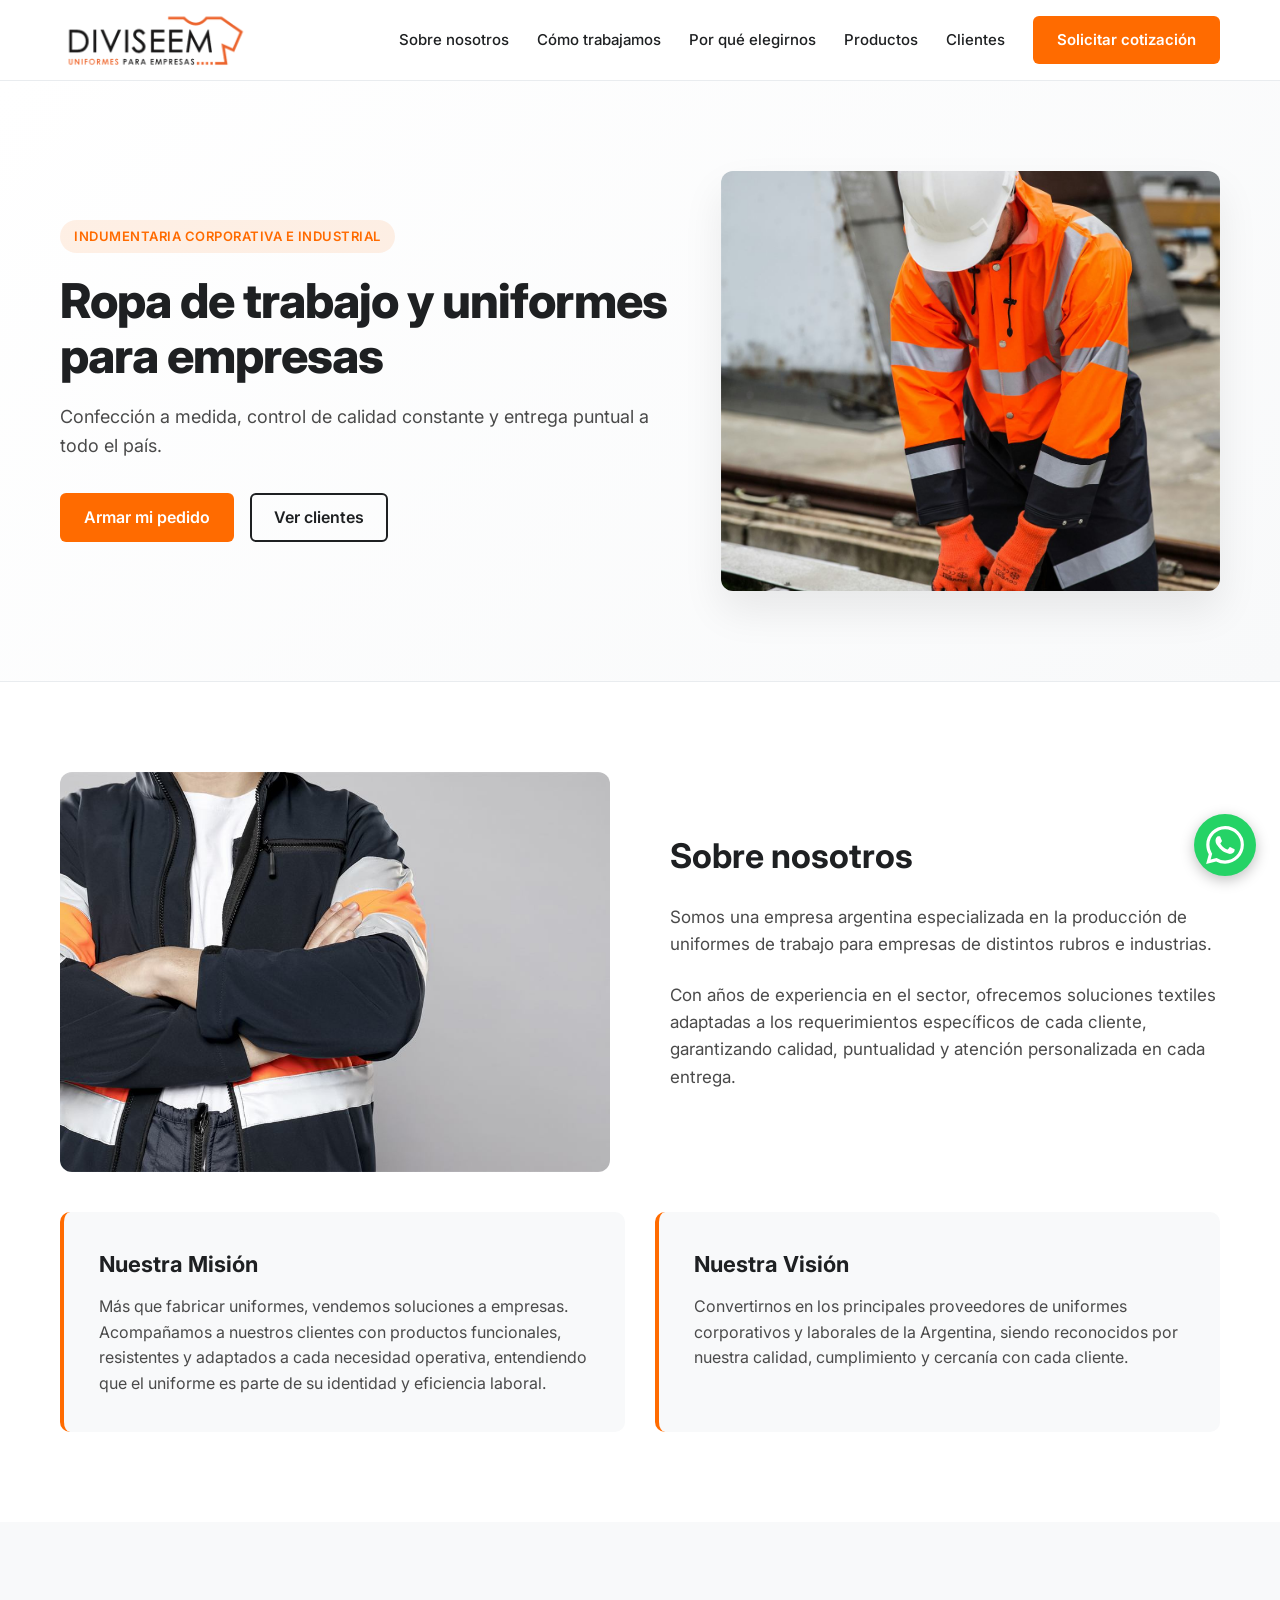
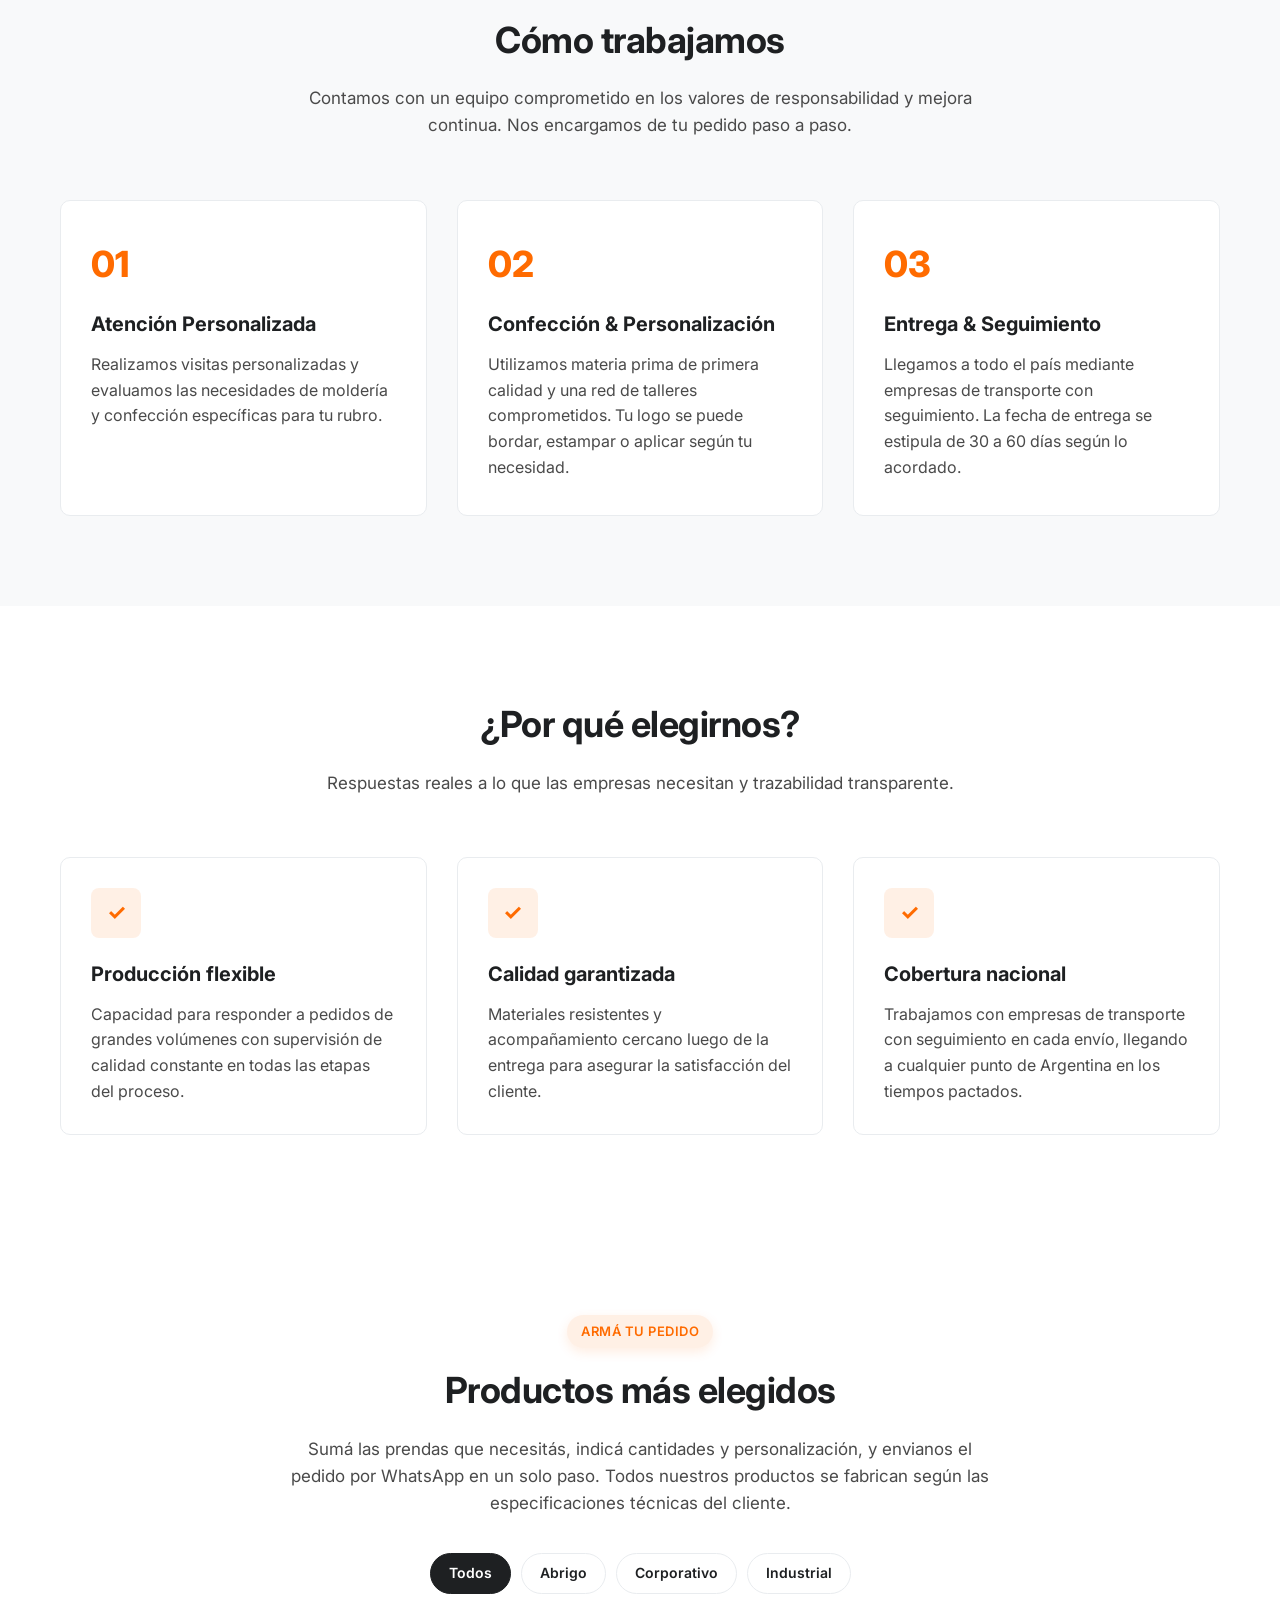
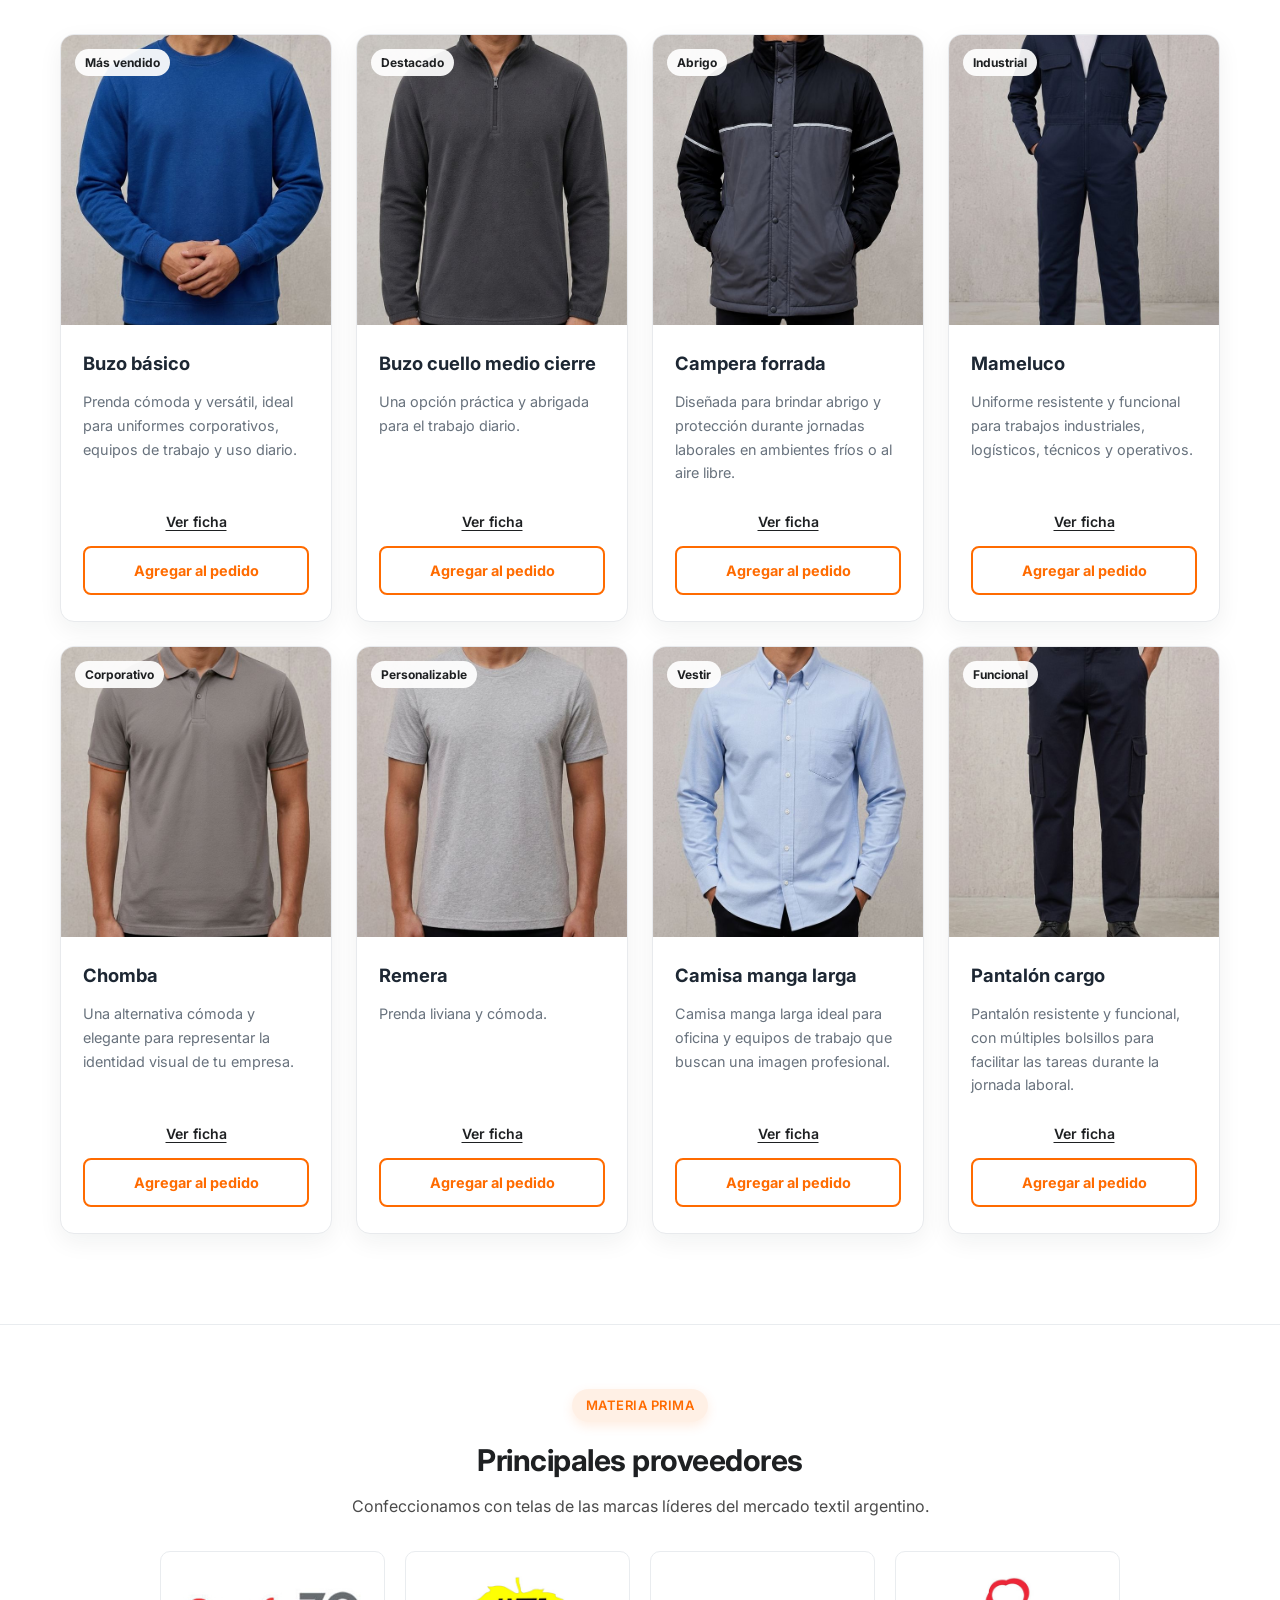
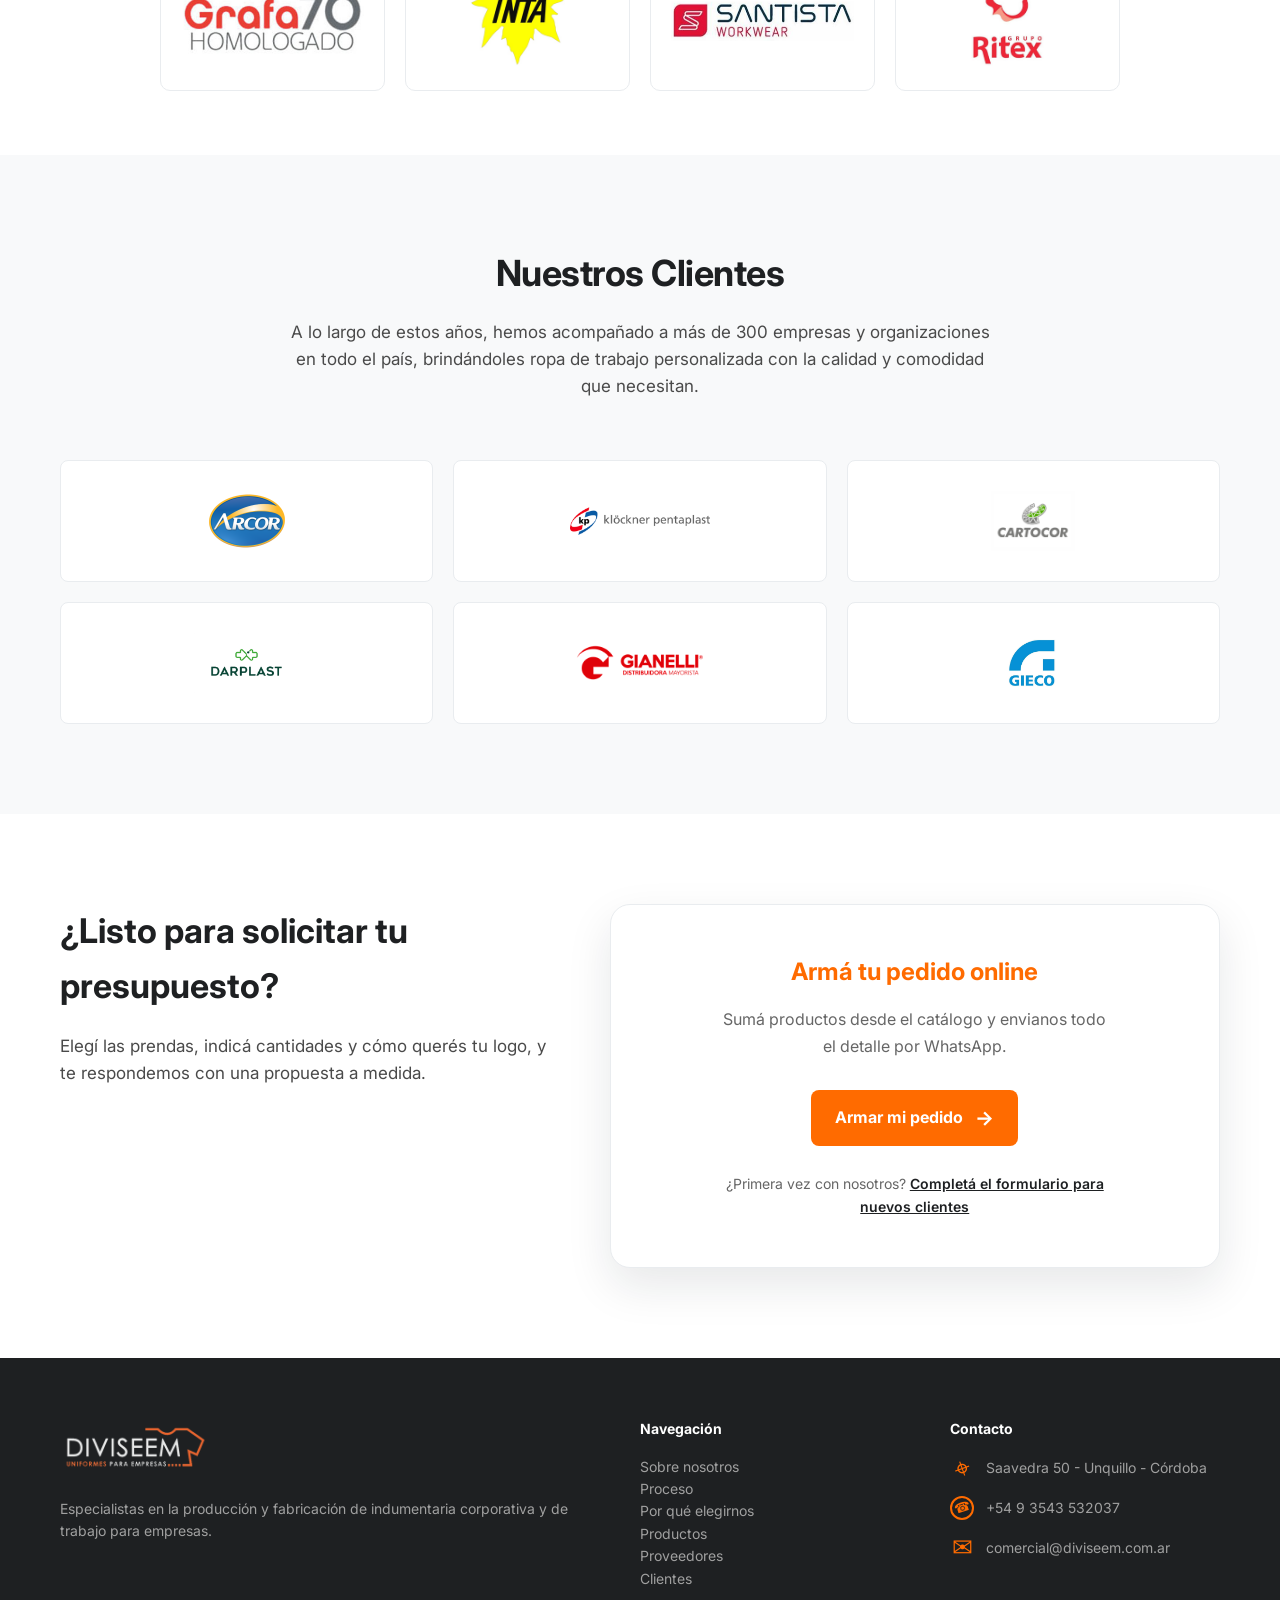
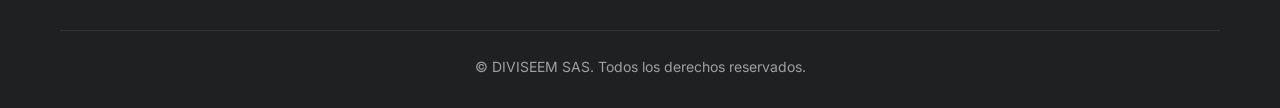
<file: index.html>
<!DOCTYPE html>
<html lang="es-AR">
<head>
    <meta charset="UTF-8">
    <meta name="viewport" content="width=device-width, initial-scale=1.0">
    <title>Ropa de trabajo y uniformes para empresas | DIVISEEM Córdoba</title>
    <meta name="description" content="Fábrica de ropa de trabajo y uniformes para empresas en Córdoba. Buzos, camperas, mamelucos y chombas con tu logo bordado o estampado. Envíos a todo el país.">
    <meta name="theme-color" content="#FF6B00">
    <link rel="canonical" href="https://diviseem.com.ar/">

    <!-- Vista previa al compartir (WhatsApp, Facebook, LinkedIn) -->
    <meta property="og:type" content="website">
    <meta property="og:locale" content="es_AR">
    <meta property="og:site_name" content="DIVISEEM">
    <meta property="og:title" content="DIVISEEM | Ropa de trabajo y uniformes para empresas">
    <meta property="og:description" content="Confección a medida en Córdoba, con tu logo bordado o estampado. Control de calidad constante y entrega puntual a todo el país.">
    <meta property="og:url" content="https://diviseem.com.ar/">
    <meta property="og:image" content="https://diviseem.com.ar/imagen/opt/og-image.jpg">
    <meta property="og:image:width" content="1200">
    <meta property="og:image:height" content="630">
    <meta name="twitter:card" content="summary_large_image">

    <!-- Google pide un favicon cuadrado de un tamaño múltiplo de 48 px -->
    <link rel="icon" type="image/png" sizes="96x96" href="imagen/opt/favicon-96.png">
    <link rel="icon" type="image/png" sizes="192x192" href="imagen/opt/favicon-192.png">
    <link rel="apple-touch-icon" sizes="180x180" href="imagen/opt/apple-touch-icon.png">

    <!-- Google Fonts: Inter -->
    <link rel="preconnect" href="https://fonts.googleapis.com">
    <link rel="preconnect" href="https://fonts.gstatic.com" crossorigin>
    <link href="https://fonts.googleapis.com/css2?family=Inter:wght@400;500;600;700;800&display=swap" rel="stylesheet">
    <link rel="preload" as="image" href="imagen/opt/primera-imagen.jpg">
    <link rel="stylesheet" href="styles.css">

    <!-- Datos estructurados para Google -->
    <script type="application/ld+json">
    {
        "@context": "https://schema.org",
        "@graph": [
            {
                "@type": "LocalBusiness",
                "@id": "https://diviseem.com.ar/#empresa",
                "name": "DIVISEEM SAS",
                "alternateName": "DIVISEEM",
                "description": "Fábrica de ropa de trabajo y uniformes para empresas en Córdoba: buzos, camperas, mamelucos, chombas, remeras, camisas y pantalones con logo bordado o estampado. Envíos a todo el país.",
                "url": "https://diviseem.com.ar/",
                "logo": "https://diviseem.com.ar/imagen/opt/logo-diviseem.png",
                "image": [
                    "https://diviseem.com.ar/imagen/opt/og-image.jpg",
                    "https://diviseem.com.ar/imagen/opt/sobre-nosotros.jpg"
                ],
                "telephone": "+54 9 3543 532037",
                "email": "comercial@diviseem.com.ar",
                "address": {
                    "@type": "PostalAddress",
                    "streetAddress": "Saavedra 50",
                    "addressLocality": "Unquillo",
                    "addressRegion": "Córdoba",
                    "addressCountry": "AR"
                },
                "areaServed": {
                    "@type": "Country",
                    "name": "Argentina"
                },
                "contactPoint": {
                    "@type": "ContactPoint",
                    "contactType": "sales",
                    "telephone": "+54 9 3543 532037",
                    "email": "comercial@diviseem.com.ar",
                    "availableLanguage": "es"
                },
                "knowsAbout": [
                    "Ropa de trabajo",
                    "Uniformes para empresas",
                    "Indumentaria corporativa",
                    "Indumentaria industrial",
                    "Bordado de logos",
                    "Estampado de logos"
                ]
            },
            {
                "@type": "WebSite",
                "@id": "https://diviseem.com.ar/#sitio",
                "url": "https://diviseem.com.ar/",
                "name": "DIVISEEM",
                "inLanguage": "es-AR",
                "publisher": { "@id": "https://diviseem.com.ar/#empresa" }
            }
        ]
    }
    </script>

    <script src="script.js" defer></script>
</head>

<body>

<a href="#contenido" class="skip-link">Saltar al contenido</a>

<header class="header">
    <div class="container nav-container">
        <a href="#top" class="logo" aria-label="DIVISEEM, volver al inicio">
            <img
                src="imagen/opt/logo-diviseem.png"
                alt="Logo de Diviseem"
                width="400" height="154"
            >
        </a>

        <button class="nav-toggle" type="button" aria-label="Abrir menú" aria-expanded="false" aria-controls="nav-menu">
            <span></span><span></span><span></span>
        </button>

        <nav class="nav" aria-label="Principal">
            <ul class="nav-menu" id="nav-menu">
                <li><a href="#nosotros">Sobre nosotros</a></li>
                <li><a href="#proceso">Cómo trabajamos</a></li>
                <li><a href="#elegirnos">Por qué elegirnos</a></li>
                <li><a href="#productos">Productos</a></li>
                <li><a href="#clientes">Clientes</a></li>
                <li>
                    <a href="#contacto" class="btn-primary">
                        Solicitar cotización
                    </a>
                </li>
            </ul>
        </nav>
    </div>
</header>

<main id="contenido">

    <!-- Hero -->
    <section class="hero" id="top">
        <div class="container hero-grid">
            <div class="hero-text">
                <span class="hero-badge">Indumentaria Corporativa e Industrial</span>
                <h1>Ropa de trabajo y uniformes para empresas</h1>
                <p>Confección a medida, control de calidad constante y entrega puntual a todo el país.</p>
                <div class="hero-btns">
                    <a href="#productos" class="btn-primary">Armar mi pedido</a>
                    <a href="#clientes" class="btn-outline">Ver clientes</a>
                </div>
            </div>
            <div class="hero-image">
                <img
                    src="imagen/opt/primera-imagen.jpg"
                    alt="Confección y trabajo industrial Diviseem"
                    width="1200" height="1800"
                    fetchpriority="high"
                >
            </div>
        </div>
    </section>

    <!-- Sobre Nosotros -->
    <section id="nosotros">
        <div class="container">
            <div class="about-grid">
                <div class="about-image">
                    <img src="imagen/opt/sobre-nosotros.jpg" alt="Producción textil Diviseem" width="1200" height="674" loading="lazy" decoding="async">
                </div>
                <div class="about-content">
                    <h2>Sobre nosotros</h2>
                    <p>Somos una empresa argentina especializada en la producción de uniformes de trabajo para empresas de distintos rubros e industrias.</p>
                    <p>Con años de experiencia en el sector, ofrecemos soluciones textiles adaptadas a los requerimientos específicos de cada cliente, garantizando calidad, puntualidad y atención personalizada en cada entrega.</p>
                </div>
            </div>

            <div class="mv-grid">
                <div class="mv-card">
                    <h3>Nuestra Misión</h3>
                    <p>Más que fabricar uniformes, vendemos soluciones a empresas. Acompañamos a nuestros clientes con productos funcionales, resistentes y adaptados a cada necesidad operativa, entendiendo que el uniforme es parte de su identidad y eficiencia laboral.</p>
                </div>
                <div class="mv-card">
                    <h3>Nuestra Visión</h3>
                    <p>Convertirnos en los principales proveedores de uniformes corporativos y laborales de la Argentina, siendo reconocidos por nuestra calidad, cumplimiento y cercanía con cada cliente.</p>
                </div>
            </div>
        </div>
    </section>

    <!-- Cómo trabajamos -->
    <section id="proceso" class="process">
        <div class="container">
            <div class="section-title">
                <h2>Cómo trabajamos</h2>
                <p>Contamos con un equipo comprometido en los valores de responsabilidad y mejora continua. Nos encargamos de tu pedido paso a paso.</p>
            </div>
            <div class="process-grid">
                <div class="process-card">
                    <div class="process-num">01</div>
                    <h3>Atención Personalizada</h3>
                    <p>Realizamos visitas personalizadas y evaluamos las necesidades de moldería y confección específicas para tu rubro.</p>
                </div>
                <div class="process-card">
                    <div class="process-num">02</div>
                    <h3>Confección &amp; Personalización</h3>
                    <p>Utilizamos materia prima de primera calidad y una red de talleres comprometidos. Tu logo se puede bordar, estampar o aplicar según tu necesidad.</p>
                </div>
                <div class="process-card">
                    <div class="process-num">03</div>
                    <h3>Entrega &amp; Seguimiento</h3>
                    <p>Llegamos a todo el país mediante empresas de transporte con seguimiento. La fecha de entrega se estipula de 30 a 60 días según lo acordado.</p>
                </div>
            </div>
        </div>
    </section>

    <!-- Por qué elegirnos -->
    <section id="elegirnos">
        <div class="container">
            <div class="section-title">
                <h2>¿Por qué elegirnos?</h2>
                <p>Respuestas reales a lo que las empresas necesitan y trazabilidad transparente.</p>
            </div>
            <div class="features-grid">
                <div class="feature-box">
                    <div class="feature-icon">✓</div>
                    <h3>Producción flexible</h3>
                    <p>Capacidad para responder a pedidos de grandes volúmenes con supervisión de calidad constante en todas las etapas del proceso.</p>
                </div>
                <div class="feature-box">
                    <div class="feature-icon">✓</div>
                    <h3>Calidad garantizada</h3>
                    <p>Materiales resistentes y acompañamiento cercano luego de la entrega para asegurar la satisfacción del cliente.</p>
                </div>
                <div class="feature-box">
                    <div class="feature-icon">✓</div>
                    <h3>Cobertura nacional</h3>
                    <p>Trabajamos con empresas de transporte con seguimiento en cada envío, llegando a cualquier punto de Argentina en los tiempos pactados.</p>
                </div>
            </div>
        </div>
    </section>

    <!-- Productos destacados -->
    <section id="productos" class="featured-products">
        <div class="container">
            <div class="section-title">
                <span class="section-subtitle">Armá tu pedido</span>
                <h2>Productos más elegidos</h2>
                <p>
                    Sumá las prendas que necesitás, indicá cantidades y personalización,
                    y envianos el pedido por WhatsApp en un solo paso.
                    Todos nuestros productos se fabrican según las especificaciones técnicas del cliente.
                </p>
            </div>

            <div class="product-filters" role="group" aria-label="Filtrar productos">
                <button type="button" class="filter-btn is-active" data-filter="todos" aria-pressed="true">Todos</button>
                <button type="button" class="filter-btn" data-filter="abrigo" aria-pressed="false">Abrigo</button>
                <button type="button" class="filter-btn" data-filter="corporativo" aria-pressed="false">Corporativo</button>
                <button type="button" class="filter-btn" data-filter="industrial" aria-pressed="false">Industrial</button>
            </div>

            <div class="products-grid">

                <article class="product-card" data-id="buzo-basico" data-category="abrigo corporativo" data-logo="66,30,15"
                    data-gallery="imagen/opt/buzo-cuello-base-espalda.jpg|Buzo básico, espalda|50,25,30">
                    <div class="product-image">
                        <img src="imagen/opt/buzo-cuello-base.jpg" alt="Buzo básico" width="640" height="802" loading="lazy" decoding="async">
                        <span class="product-badge">Más vendido</span>
                    </div>
                    <div class="product-content">
                        <h3>Buzo básico</h3>
                        <p>Prenda cómoda y versátil, ideal para uniformes corporativos, equipos de trabajo y uso diario.</p>
                        <dl class="product-specs">
                            <div><dt>Tela</dt><dd>Polar / Frisa peinada algodón</dd></div>
                            <div><dt>Talles</dt><dd>XS al 4XL</dd></div>
                        </dl>
                        <div class="product-actions">
                            <button type="button" class="product-details">Ver ficha</button>
                            <button type="button" class="product-add">Agregar al pedido</button>
                        </div>
                    </div>
                </article>

                <article class="product-card" data-id="buzo-medio-cierre" data-category="abrigo corporativo" data-logo="68,32,14"
                    data-gallery="imagen/opt/buzo-cuello-medio-cierre-espalda.jpg|Buzo cuello medio cierre, espalda|50,25,30">
                    <div class="product-image">
                        <img src="imagen/opt/buzo-cuello-medio-cierre.jpg" alt="Buzo con cuello medio cierre" width="640" height="788" loading="lazy" decoding="async">
                        <span class="product-badge">Destacado</span>
                    </div>
                    <div class="product-content">
                        <h3>Buzo cuello medio cierre</h3>
                        <p>Una opción práctica y abrigada para el trabajo diario.</p>
                        <dl class="product-specs">
                            <div><dt>Tela</dt><dd>Polar / Frisa peinada algodón</dd></div>
                            <div><dt>Talles</dt><dd>XS al 4XL</dd></div>
                        </dl>
                        <div class="product-actions">
                            <button type="button" class="product-details">Ver ficha</button>
                            <button type="button" class="product-add">Agregar al pedido</button>
                        </div>
                    </div>
                </article>

                <article class="product-card" data-id="campera-forrada" data-category="abrigo industrial" data-logo="67,22,13"
                    data-gallery="imagen/opt/campera-gabardina-espalda.jpg|Campera forrada, espalda|50,20,28; imagen/opt/campera-gabardina-interior.jpg|Interior acolchado de la campera forrada">
                    <div class="product-image">
                        <img src="imagen/opt/campera-gabardina.jpg" alt="Campera forrada de trabajo" width="640" height="714" loading="lazy" decoding="async">
                        <span class="product-badge">Abrigo</span>
                    </div>
                    <div class="product-content">
                        <h3>Campera forrada</h3>
                        <p>Diseñada para brindar abrigo y protección durante jornadas laborales en ambientes fríos o al aire libre.</p>
                        <dl class="product-specs">
                            <div><dt>Tela</dt><dd>Trucker / Gabardina con matelasse</dd></div>
                            <div><dt>Talles</dt><dd>XS al 4XL</dd></div>
                        </dl>
                        <div class="product-actions">
                            <button type="button" class="product-details">Ver ficha</button>
                            <button type="button" class="product-add">Agregar al pedido</button>
                        </div>
                    </div>
                </article>

                <article class="product-card" data-id="mameluco" data-category="industrial" data-logo="63,15,8"
                    data-gallery="imagen/opt/mameluco-gabardina-espalda.jpg|Mameluco, espalda|50,14,16">
                    <div class="product-image">
                        <img src="imagen/opt/mameluco-gabardina.jpg" alt="Mameluco industrial personalizado" width="640" height="877" loading="lazy" decoding="async">
                        <span class="product-badge">Industrial</span>
                    </div>
                    <div class="product-content">
                        <h3>Mameluco</h3>
                        <p>Uniforme resistente y funcional para trabajos industriales, logísticos, técnicos y operativos.</p>
                        <dl class="product-specs">
                            <div><dt>Tela</dt><dd>Trucker / Gabardina con matelasse</dd></div>
                            <div><dt>Talles</dt><dd>XS al 4XL</dd></div>
                        </dl>
                        <div class="product-actions">
                            <button type="button" class="product-details">Ver ficha</button>
                            <button type="button" class="product-add">Agregar al pedido</button>
                        </div>
                    </div>
                </article>

                <article class="product-card" data-id="chomba" data-category="corporativo" data-logo="67,30,14"
                    data-gallery="imagen/opt/chomba-manga-corta-espalda.jpg|Chomba, espalda|50,22,30">
                    <div class="product-image">
                        <img src="imagen/opt/chomba-manga-corta.jpg" alt="Chomba corporativa personalizada" width="640" height="784" loading="lazy" decoding="async">
                        <span class="product-badge">Corporativo</span>
                    </div>
                    <div class="product-content">
                        <h3>Chomba</h3>
                        <p>Una alternativa cómoda y elegante para representar la identidad visual de tu empresa.</p>
                        <dl class="product-specs">
                            <div><dt>Tela</dt><dd>Piqué algodón</dd></div>
                            <div><dt>Talles</dt><dd>XS al 4XL</dd></div>
                        </dl>
                        <div class="product-actions">
                            <button type="button" class="product-details">Ver ficha</button>
                            <button type="button" class="product-add">Agregar al pedido</button>
                        </div>
                    </div>
                </article>

                <article class="product-card" data-id="remera" data-category="corporativo" data-logo="65,28,15"
                    data-gallery="imagen/opt/remera-manga-corta-espalda.jpg|Remera, espalda|50,22,30">
                    <div class="product-image">
                        <img src="imagen/opt/remera-manga-corta.jpg" alt="Remera personalizada para empresas" width="640" height="774" loading="lazy" decoding="async">
                        <span class="product-badge">Personalizable</span>
                    </div>
                    <div class="product-content">
                        <h3>Remera</h3>
                        <p>Prenda liviana y cómoda.</p>
                        <dl class="product-specs">
                            <div><dt>Tela</dt><dd>Jersey peinado / cardado 24/1</dd></div>
                            <div><dt>Talles</dt><dd>XS al 4XL</dd></div>
                        </dl>
                        <div class="product-actions">
                            <button type="button" class="product-details">Ver ficha</button>
                            <button type="button" class="product-add">Agregar al pedido</button>
                        </div>
                    </div>
                </article>

                <article class="product-card" data-id="camisa-manga-larga" data-category="corporativo" data-logo="67,30,12">
                    <div class="product-image">
                        <img src="imagen/opt/camisa-hombre.jpg" alt="Camisa manga larga" width="640" height="721" loading="lazy" decoding="async">
                        <span class="product-badge">Vestir</span>
                    </div>
                    <div class="product-content">
                        <h3>Camisa manga larga</h3>
                        <p>Camisa manga larga ideal para oficina y equipos de trabajo que buscan una imagen profesional.</p>
                        <dl class="product-specs">
                            <div><dt>Tela</dt><dd>Oxford (INTA / Santista), Linón u otras a consultar</dd></div>
                            <div><dt>Talles</dt><dd>36 al 60</dd></div>
                        </dl>
                        <div class="product-actions">
                            <button type="button" class="product-details">Ver ficha</button>
                            <button type="button" class="product-add">Agregar al pedido</button>
                        </div>
                    </div>
                </article>

                <article class="product-card" data-id="pantalon-cargo" data-category="industrial"
                    data-gallery="imagen/opt/pantalon-cargo-trasero.jpg|Pantalón cargo, parte trasera|62,17,9; imagen/opt/pantalon-cargo-lateral.jpg|Pantalón cargo, lateral|50,25,10">
                    <div class="product-image">
                        <img src="imagen/opt/pantalon-cargo.jpg" alt="Pantalón cargo de trabajo" width="640" height="806" loading="lazy" decoding="async">
                        <span class="product-badge">Funcional</span>
                    </div>
                    <div class="product-content">
                        <h3>Pantalón cargo</h3>
                        <p>Pantalón resistente y funcional, con múltiples bolsillos para facilitar las tareas durante la jornada laboral.</p>
                        <dl class="product-specs">
                            <div><dt>Tela</dt><dd>Gabardina 8 oz Grafa</dd></div>
                            <div><dt>Talles</dt><dd>36 al 60</dd></div>
                        </dl>
                        <div class="product-actions">
                            <button type="button" class="product-details">Ver ficha</button>
                            <button type="button" class="product-add">Agregar al pedido</button>
                        </div>
                    </div>
                </article>

            </div>
        </div>
    </section>

    <!-- Proveedores -->
    <section id="proveedores" class="suppliers" aria-labelledby="proveedores-title">
        <div class="container suppliers-inner">
            <div class="suppliers-text">
                <span class="section-subtitle">Materia prima</span>
                <h2 id="proveedores-title">Principales proveedores</h2>
                <p>Confeccionamos con telas de las marcas líderes del mercado textil argentino.</p>
            </div>
            <ul class="suppliers-list">
                <li><img src="imagen/logos/proveedores/grafa.png" alt="Grafa" width="313" height="112" loading="lazy" decoding="async"></li>
                <li><img src="imagen/logos/proveedores/inta.png" alt="INTA" width="212" height="200" loading="lazy" decoding="async"></li>
                <li><img src="imagen/logos/proveedores/santista.png" alt="Santista Workwear" width="360" height="78" loading="lazy" decoding="async"></li>
                <li><img src="imagen/logos/proveedores/ritex.png" alt="Grupo Ritex" width="161" height="200" loading="lazy" decoding="async"></li>
            </ul>
        </div>
    </section>

    <!-- Clientes -->
    <section id="clientes" class="clients">
        <div class="container">
            <div class="section-title">
                <h2>Nuestros Clientes</h2>
                <p>A lo largo de estos años, hemos acompañado a más de 300 empresas y organizaciones en todo el país, brindándoles ropa de trabajo personalizada con la calidad y comodidad que necesitan.</p>
            </div>
            <div class="clients-grid">
                <div class="client-logo">
                    <img src="imagen/opt/logo-arcor.png" alt="Arcor" width="360" height="240" loading="lazy" decoding="async">
                </div>
                <div class="client-logo">
                    <img src="imagen/logos/logo-klockner.png" alt="Klockner" width="450" height="180" loading="lazy" decoding="async">
                </div>
                <div class="client-logo">
                    <img src="imagen/opt/logo-cartocor.png" alt="Cartocor" width="360" height="257" loading="lazy" decoding="async">
                </div>
                <div class="client-logo">
                    <img src="imagen/opt/logo-darplast.png" alt="Darplast" width="360" height="206" loading="lazy" decoding="async">
                </div>
                <div class="client-logo">
                    <img src="imagen/opt/logo-gianelli.png" alt="Gianelli" width="360" height="120" loading="lazy" decoding="async">
                </div>
                <div class="client-logo">
                    <img src="imagen/logos/logo-gieco.jpg" alt="Gieco" width="447" height="447" loading="lazy" decoding="async">
                </div>
            </div>
        </div>
    </section>

    <!-- Contacto -->
    <section id="contacto">
        <div class="container">
            <div class="contact-grid">
                <div class="contact-info">
                    <h2>¿Listo para solicitar tu presupuesto?</h2>
                    <p>Elegí las prendas, indicá cantidades y cómo querés tu logo, y te respondemos con una propuesta a medida.</p>
                </div>
                <div class="form-container">
                    <div class="form-button-card">
                        <h3>Armá tu pedido online</h3>
                        <p>
                            Sumá productos desde el catálogo y envianos todo el detalle por WhatsApp.
                        </p>
                        <a href="#productos" class="form-button" data-open-order>
                            Armar mi pedido
                            <span>→</span>
                        </a>
                        <p class="form-alt">
                            ¿Primera vez con nosotros?
                            <a href="https://docs.google.com/forms/d/e/1FAIpQLSf4NMpx80Frhca-XFG-DCSsyNxVlrALN3_JxJvQ-MLPq5OMsg/viewform" target="_blank" rel="noopener noreferrer">Completá el formulario para nuevos clientes</a>
                        </p>
                    </div>
                </div>
            </div>
        </div>
    </section>

</main>

<!-- Footer -->
<footer>
    <div class="container">
        <div class="footer-grid">

            <div class="footer-brand">
                <a href="#top" class="footer-logo" aria-label="DIVISEEM, volver al inicio">
                    <img src="imagen/opt/logo-diviseem-footer.png" alt="Logo de Diviseem" width="320" height="124" loading="lazy" decoding="async">
                </a>
                <p>
                    Especialistas en la producción y fabricación de
                    indumentaria corporativa y de trabajo para empresas.
                </p>
            </div>

            <div class="footer-nav">
                <h4>Navegación</h4>
                <p><a href="#nosotros">Sobre nosotros</a></p>
                <p><a href="#proceso">Proceso</a></p>
                <p><a href="#elegirnos">Por qué elegirnos</a></p>
                <p><a href="#productos">Productos</a></p>
                <p><a href="#proveedores">Proveedores</a></p>
                <p><a href="#clientes">Clientes</a></p>
            </div>

            <div class="footer-contact">
                <h4>Contacto</h4>

                <div class="footer-contact-item">
                    <span class="contact-icon location-icon">⌖</span>
                    <span>Saavedra 50 - Unquillo - Córdoba</span>
                </div>

                <div class="footer-contact-item">
                    <span class="contact-icon whatsapp-icon">◉</span>
                    <a href="https://wa.me/5493543532037" target="_blank" rel="noopener noreferrer">
                        +54 9 3543 532037
                    </a>
                </div>

                <div class="footer-contact-item">
                    <span class="contact-icon mail-icon">✉</span>
                    <a href="mailto:comercial@diviseem.com.ar">
                        comercial@diviseem.com.ar
                    </a>
                </div>
            </div>

        </div>

        <div class="footer-bottom">
            <p>&copy; DIVISEEM SAS. Todos los derechos reservados.</p>
        </div>
    </div>
</footer>

<!-- Ficha de producto -->
<dialog class="product-modal" aria-labelledby="modal-title">
    <button type="button" class="modal-close" aria-label="Cerrar ficha">×</button>
    <div class="modal-grid">
        <div class="modal-gallery">
            <div class="modal-main-image">
                <img alt="" width="640" height="800">
                <img class="logo-overlay" alt="Vista previa de tu logo sobre la prenda" hidden draggable="false">
                <button type="button" class="photo-nav photo-prev" aria-label="Foto anterior">‹</button>
                <button type="button" class="photo-nav photo-next" aria-label="Foto siguiente">›</button>
                <button type="button" class="photo-expand" aria-label="Ver foto completa" aria-expanded="false">
                    <svg class="icon-open" viewBox="0 0 24 24" aria-hidden="true"><path d="M4 9V4h5M20 9V4h-5M4 15v5h5M20 15v5h-5"/></svg>
                    <svg class="icon-close" viewBox="0 0 24 24" aria-hidden="true"><path d="M6 6l12 12M18 6L6 18"/></svg>
                </button>
            </div>
            <div class="modal-thumbs" role="group" aria-label="Fotos del producto"></div>
        </div>
        <div class="modal-info">
            <span class="product-badge modal-badge"></span>
            <h2 id="modal-title"></h2>
            <p class="modal-description"></p>
            <dl class="modal-specs"></dl>
            <ul class="modal-extras">
                <li>Logo bordado o estampado según tu necesidad</li>
                <li>Confección según las especificaciones de tu empresa</li>
                <li>Entrega estimada de 30 a 60 días, con envío a todo el país</li>
                <li>Pedido mínimo de 10 unidades por prenda</li>
            </ul>

            <!-- Vista previa con el logo del cliente -->
            <div class="logo-tool">
                <div class="logo-tool-head">
                    <strong>Probá cómo queda con tu logo</strong>
                    <label class="logo-upload">
                        <input type="file" accept="image/png,image/jpeg,image/webp,image/svg+xml" hidden>
                        <span class="logo-upload-text">Subir mi logo</span>
                    </label>
                </div>
                <p class="logo-tool-note">Tu logo no se envía a ningún lado: solo se ve en tu navegador.</p>
                <p class="logo-tool-error" role="alert"></p>
                <p class="logo-tool-hint logo-tool-nospot" hidden>Esta foto no admite logo. Elegí otra foto para verlo.</p>

                <div class="logo-controls" hidden>
                    <div class="logo-positions" role="group" aria-label="Ubicación del logo">
                        <button type="button" data-pos="left" aria-pressed="false">Izquierda</button>
                        <button type="button" data-pos="center" aria-pressed="false">Centro</button>
                        <button type="button" data-pos="right" aria-pressed="true">Derecha</button>
                    </div>
                    <label class="logo-size">
                        Tamaño
                        <input type="range" min="50" max="200" value="100" step="5">
                    </label>
                    <div class="logo-options">
                        <label class="logo-check">
                            <input type="checkbox" name="quitar-fondo" checked>
                            Quitar fondo blanco
                        </label>
                        <button type="button" class="logo-remove">Quitar logo</button>
                    </div>
                    <p class="logo-tool-hint">También podés arrastrar el logo sobre la foto.</p>
                </div>
            </div>

            <div class="modal-actions">
                <button type="button" class="product-add modal-add">Agregar al pedido</button>
                <a class="modal-ask" target="_blank" rel="noopener noreferrer" href="#">Consultar por WhatsApp</a>
            </div>
        </div>
    </div>
</dialog>

<!-- Botón flotante: pedido en curso -->
<button type="button" class="order-fab" data-open-order hidden>
    <span class="order-fab-label">Ver mi pedido</span>
    <span class="order-fab-count" aria-live="polite">0</span>
</button>

<!-- Panel del pedido -->
<div class="order-overlay" data-close-order hidden></div>
<aside class="order-panel" id="order-panel" role="dialog" aria-modal="true" aria-labelledby="order-title" hidden>
    <div class="order-header">
        <h2 id="order-title">Tu pedido</h2>
        <button type="button" class="order-close" data-close-order aria-label="Cerrar">×</button>
    </div>

    <form class="order-form" novalidate>
        <div class="order-body">
            <p class="order-empty">
                Todavía no agregaste prendas.
                <a href="#productos" data-close-order>Ver productos</a>
            </p>

            <ul class="order-items"></ul>

            <fieldset class="order-company">
                <legend>Datos de contacto</legend>
                <label>
                    Empresa *
                    <input type="text" name="empresa" autocomplete="organization" required>
                </label>
                <label>
                    Nombre y apellido *
                    <input type="text" name="nombre" autocomplete="name" required>
                </label>
                <label>
                    Localidad / provincia
                    <input type="text" name="localidad" autocomplete="address-level2">
                </label>
                <label>
                    Comentarios
                    <textarea name="comentarios" rows="3" placeholder="Fecha estimada, colores corporativos, talles, etc."></textarea>
                </label>
            </fieldset>
        </div>

        <div class="order-footer">
            <p class="order-error" role="alert"></p>
            <button type="submit" class="order-send">
                <svg viewBox="0 0 24 24" aria-hidden="true" focusable="false"><use href="#icon-whatsapp"/></svg>
                Enviar pedido por WhatsApp
            </button>
            <button type="button" class="order-email">
                <svg viewBox="0 0 24 24" aria-hidden="true" focusable="false"><use href="#icon-email"/></svg>
                Enviar pedido por email
            </button>
        </div>
    </form>
</aside>

<template id="order-item-template">
    <li class="order-item">
        <img class="order-item-img" alt="" width="64" height="64">
        <div class="order-item-main">
            <div class="order-item-top">
                <strong class="order-item-name"></strong>
                <button type="button" class="order-item-remove">Quitar</button>
            </div>
            <div class="order-item-fields">
                <label>
                    Cantidad
                    <input type="number" name="cantidad" min="10" step="1" inputmode="numeric">
                </label>
                <label>
                    Logo
                    <select name="logo">
                        <option>Bordado</option>
                        <option>Estampado</option>
                        <option>Sin logo</option>
                        <option>A definir</option>
                    </select>
                </label>
                <p class="order-item-min order-item-wide" hidden>El pedido mínimo es de 10 unidades por prenda.</p>
                <label class="order-item-wide">
                    Color / talles
                    <input type="text" name="detalle" placeholder="Ej: azul marino, S a XL">
                </label>
            </div>
        </div>
    </li>
</template>

<!-- Ícono de WhatsApp reutilizable -->
<svg width="0" height="0" style="position:absolute" aria-hidden="true">
    <symbol id="icon-whatsapp" viewBox="0 0 24 24">
        <path d="M17.472 14.382c-.297-.149-1.758-.867-2.03-.967-.273-.099-.471-.148-.67.15-.197.297-.767.966-.94 1.164-.173.199-.347.223-.644.075-.297-.15-1.255-.463-2.39-1.475-.883-.788-1.48-1.761-1.653-2.059-.173-.297-.018-.458.13-.606.134-.133.298-.347.446-.52.149-.174.198-.298.298-.497.099-.198.05-.371-.025-.52-.075-.149-.669-1.612-.916-2.207-.242-.579-.487-.5-.669-.51-.173-.008-.371-.01-.57-.01-.198 0-.52.074-.792.372-.272.297-1.04 1.016-1.04 2.479 0 1.462 1.065 2.875 1.213 3.074.149.198 2.095 3.2 5.077 4.487.709.306 1.262.489 1.694.625.712.227 1.36.195 1.872.118.571-.085 1.758-.719 2.006-1.413.248-.694.248-1.289.173-1.413-.074-.124-.272-.198-.57-.347m-5.421 7.403h-.004a9.87 9.87 0 01-5.031-1.378l-.361-.214-3.741.982 1-3.648-.235-.374a9.86 9.86 0 01-1.511-5.26c.001-5.45 4.436-9.884 9.89-9.884 2.64.001 5.122 1.03 6.988 2.898a9.825 9.825 0 012.893 6.994c-.002 5.45-4.437 9.884-9.888 9.884m8.413-18.297A11.815 11.815 0 0012.05 0C5.495 0 .16 5.335.157 11.892c0 2.096.547 4.142 1.588 5.945L.057 24l6.304-1.654a11.882 11.882 0 005.683 1.448h.005c6.554 0 11.89-5.335 11.893-11.893a11.821 11.821 0 00-3.478-8.413"/>
    </symbol>
    <!-- Ícono de sobre para el email -->
    <symbol id="icon-email" viewBox="0 0 24 24">
        <path d="M4 5h16a2 2 0 0 1 2 2v10a2 2 0 0 1-2 2H4a2 2 0 0 1-2-2V7a2 2 0 0 1 2-2zm0 2v.4l8 5.1 8-5.1V7zm16 2.8-7.5 4.8a1 1 0 0 1-1 0L4 9.8V17h16z"/>
    </symbol>
</svg>

<a
    class="whatsapp-float"
    href="https://wa.me/5493543532037?text=Hola%2C%20quiero%20consultar%20por%20ropa%20de%20trabajo"
    target="_blank"
    rel="noopener noreferrer"
    aria-label="Contactar por WhatsApp"
>
    <svg viewBox="0 0 24 24" aria-hidden="true" focusable="false"><use href="#icon-whatsapp"/></svg>
</a>

</body>
</html>
</file>
<file: styles.css>
:root {
    --primary: #FF6B00; /* Naranja corporativo */
    --primary-hover: #E05E00;
    --primary-soft: rgba(255, 107, 0, 0.1);
    --dark: #1E2022; /* Gris oscuro textos principales */
    --body-text: #4A4A4A; /* Gris medio para lectura */
    --muted: #68727D;
    --light-bg: #F8F9FA; /* Gris suave fondos */
    --border-color: #E9ECEF;
    --white: #FFFFFF;
    --whatsapp: #25D366;
    --email: #0F6CBD;
    --header-h: 80px;
    --font-main: 'Inter', sans-serif;
}

* {
    margin: 0;
    padding: 0;
    box-sizing: border-box;
}

html {
    scroll-behavior: smooth;
    scroll-padding-top: var(--header-h);
}

body {
    font-family: var(--font-main);
    color: var(--body-text);
    background-color: var(--white);
    line-height: 1.6;
}

body.no-scroll {
    overflow: hidden;
}

img {
    max-width: 100%;
    height: auto;
}

button,
input,
select,
textarea {
    font: inherit;
}

:focus-visible {
    outline: 3px solid var(--primary);
    outline-offset: 2px;
}

.skip-link {
    position: absolute;
    left: 16px;
    top: -60px;
    z-index: 3000;
    padding: 10px 16px;
    border-radius: 6px;
    background: var(--dark);
    color: var(--white);
    text-decoration: none;
}

.skip-link:focus {
    top: 12px;
}

/* Container */
.container {
    max-width: 1200px;
    margin: 0 auto;
    padding: 0 20px;
}

/* Header / Nav */
header {
    position: sticky;
    top: 0;
    background: rgba(255, 255, 255, 0.98);
    backdrop-filter: blur(8px);
    border-bottom: 1px solid var(--border-color);
    z-index: 1000;
}

.nav-container {
    display: flex;
    justify-content: space-between;
    align-items: center;
    height: var(--header-h);
}

.logo {
    display: flex;
    align-items: center;
    text-decoration: none;
    line-height: 0;
}

.logo img {
    display: block;
    width: 190px;
    height: 73px;
    object-fit: contain;
}

.nav-menu {
    display: flex;
    list-style: none;
    gap: 28px;
    align-items: center;
}

.nav-menu a {
    text-decoration: none;
    color: var(--dark);
    font-weight: 500;
    font-size: 15px;
    transition: color 0.2s;
    white-space: nowrap;
}

.nav-menu a:hover {
    color: var(--primary);
}

.nav-toggle {
    display: none;
    width: 44px;
    height: 44px;
    border: none;
    border-radius: 8px;
    background: transparent;
    cursor: pointer;
    flex-direction: column;
    align-items: center;
    justify-content: center;
    gap: 5px;
}

.nav-toggle span {
    display: block;
    width: 24px;
    height: 2px;
    border-radius: 2px;
    background: var(--dark);
    transition: transform 0.25s ease, opacity 0.2s ease;
}

.nav-toggle[aria-expanded="true"] span:nth-child(1) {
    transform: translateY(7px) rotate(45deg);
}

.nav-toggle[aria-expanded="true"] span:nth-child(2) {
    opacity: 0;
}

.nav-toggle[aria-expanded="true"] span:nth-child(3) {
    transform: translateY(-7px) rotate(-45deg);
}

.btn-primary {
    background-color: var(--primary);
    color: var(--white) !important;
    padding: 12px 24px;
    border-radius: 6px;
    font-weight: 600 !important;
    transition: background-color 0.2s ease;
    display: inline-block;
    text-decoration: none;
    border: none;
    cursor: pointer;
}

.btn-primary:hover {
    background-color: var(--primary-hover);
}

.btn-outline {
    border: 2px solid var(--dark);
    color: var(--dark) !important;
    padding: 10px 22px;
    border-radius: 6px;
    font-weight: 600;
    text-decoration: none;
    display: inline-block;
    transition: all 0.2s;
}

.btn-outline:hover {
    background-color: var(--dark);
    color: var(--white) !important;
}

/* Hero Section */
.hero {
    padding: 90px 0;
    background: linear-gradient(135deg, #FFFFFF 0%, var(--light-bg) 100%);
    border-bottom: 1px solid var(--border-color);
}

.hero-grid {
    display: grid;
    grid-template-columns: 1.1fr 0.9fr;
    gap: 50px;
    align-items: center;
}

.hero-badge {
    display: inline-block;
    background: var(--primary-soft);
    color: var(--primary);
    padding: 6px 14px;
    border-radius: 20px;
    font-weight: 600;
    font-size: 13px;
    margin-bottom: 20px;
    text-transform: uppercase;
    letter-spacing: 0.5px;
}

.hero h1 {
    font-size: 48px;
    color: var(--dark);
    line-height: 1.15;
    font-weight: 800;
    margin-bottom: 20px;
    letter-spacing: -1px;
}

.hero p {
    font-size: 18px;
    margin-bottom: 32px;
    color: var(--body-text);
}

.hero-btns {
    display: flex;
    flex-wrap: wrap;
    gap: 16px;
}

.hero-image img {
    display: block;
    width: 100%;
    height: 420px;
    object-fit: cover;
    border-radius: 12px;
    box-shadow: 0 20px 40px rgba(0,0,0,0.08);
}

/* Section General */
section {
    padding: 90px 0;
}

.section-title {
    text-align: center;
    max-width: 700px;
    margin: 0 auto 60px auto;
}

.section-title h2 {
    font-size: 36px;
    color: var(--dark);
    font-weight: 700;
    margin-bottom: 16px;
    letter-spacing: -0.5px;
}

.section-title p {
    font-size: 17px;
    color: var(--body-text);
}

/* Subtítulo de sección */
.section-subtitle {
    display: inline-block;
    margin-bottom: 14px;
    padding: 6px 14px;
    border-radius: 20px;
    background: var(--primary-soft);
    color: var(--primary);
    font-size: 13px;
    font-weight: 600;
    letter-spacing: 0.5px;
    text-transform: uppercase;
    box-shadow: 0 4px 12px rgba(255, 107, 0, 0.12);
}

/* About Section */
.about-grid {
    display: grid;
    grid-template-columns: 1fr 1fr;
    gap: 60px;
    align-items: center;
}

.about-image img {
    display: block;
    width: 100%;
    height: 400px;
    object-fit: cover;
    border-radius: 12px;
}

.about-content h2 {
    font-size: 34px;
    color: var(--dark);
    margin-bottom: 20px;
}

.about-content p {
    font-size: 17px;
    margin-bottom: 24px;
}

/* Mision & Vision Cards */
.mv-grid {
    display: grid;
    grid-template-columns: 1fr 1fr;
    gap: 30px;
    margin-top: 40px;
}

.mv-card {
    background: var(--light-bg);
    padding: 35px;
    border-radius: 10px;
    border-left: 4px solid var(--primary);
}

.mv-card h3 {
    font-size: 22px;
    color: var(--dark);
    margin-bottom: 12px;
}

/* Process Section */
.process {
    background-color: var(--light-bg);
}

.process-grid {
    display: grid;
    grid-template-columns: repeat(3, 1fr);
    gap: 30px;
}

.process-card {
    background: var(--white);
    padding: 35px 30px;
    border-radius: 10px;
    border: 1px solid var(--border-color);
    position: relative;
}

.process-num {
    font-size: 36px;
    font-weight: 800;
    color: var(--primary);
    margin-bottom: 15px;
}

.process-card h3 {
    font-size: 20px;
    color: var(--dark);
    margin-bottom: 12px;
}

/* Why Choose Us */
.features-grid {
    display: grid;
    grid-template-columns: repeat(3, 1fr);
    gap: 30px;
}

.feature-box {
    padding: 30px;
    border-radius: 10px;
    border: 1px solid var(--border-color);
    transition: transform 0.2s, box-shadow 0.2s;
}

.feature-box:hover {
    transform: translateY(-5px);
    box-shadow: 0 10px 25px rgba(0,0,0,0.05);
}

.feature-icon {
    width: 50px;
    height: 50px;
    background: var(--primary-soft);
    color: var(--primary);
    border-radius: 8px;
    display: flex;
    align-items: center;
    justify-content: center;
    font-size: 22px;
    font-weight: 700;
    margin-bottom: 20px;
}

.feature-box h3 {
    font-size: 20px;
    color: var(--dark);
    margin-bottom: 12px;
}

/* =========================
   Productos destacados
========================= */

.product-filters {
    display: flex;
    flex-wrap: wrap;
    justify-content: center;
    gap: 10px;
    margin-top: -24px;
}

.filter-btn {
    padding: 8px 18px;
    border: 1px solid var(--border-color);
    border-radius: 999px;
    background: var(--white);
    color: var(--dark);
    font-size: 14px;
    font-weight: 600;
    cursor: pointer;
    transition: background-color 0.2s ease, color 0.2s ease, border-color 0.2s ease;
}

.filter-btn:hover {
    border-color: var(--primary);
    color: var(--primary);
}

.filter-btn.is-active {
    background: var(--dark);
    border-color: var(--dark);
    color: var(--white);
}

.products-grid {
    display: grid;
    grid-template-columns: repeat(4, minmax(0, 1fr));
    gap: 24px;
    margin-top: 40px;
    align-items: stretch;
}

.product-card {
    min-width: 0;
    height: 100%;
    display: flex;
    flex-direction: column;
    overflow: hidden;
    background: var(--white);
    border: 1px solid #E8EAED;
    border-radius: 14px;
    box-shadow: 0 8px 24px rgba(20, 30, 40, 0.06);
    transition: transform 0.3s ease, box-shadow 0.3s ease, border-color 0.3s ease;
}

.product-card[hidden] {
    display: none;
}

.product-card.is-in-order {
    border-color: var(--primary);
    box-shadow: 0 8px 24px rgba(255, 107, 0, 0.14);
}

.product-image {
    position: relative;
    overflow: hidden;
    width: 100%;
    height: 290px;
    flex-shrink: 0;
    background: #EEF0F2;
}

.product-image img {
    width: 100%;
    height: 100%;
    display: block;
    object-fit: cover;
    transition: transform 0.3s ease;
}

.product-card:hover .product-image img {
    transform: scale(1.08);
}

.product-badge {
    position: absolute;
    top: 14px;
    left: 14px;
    padding: 4px 10px;
    border-radius: 999px;
    background: rgba(255, 255, 255, 0.92);
    color: var(--dark);
    font-size: 12px;
    font-weight: 700;
}

.product-content {
    display: flex;
    flex: 1;
    flex-direction: column;
    padding: 24px 22px 26px;
}

.product-content h3 {
    min-height: 28px;
    margin: 0 0 12px;
    color: #1D2733;
    font-size: 1.15rem;
}

.product-content p {
    min-height: 78px;
    margin: 0 0 20px;
    color: var(--muted);
    font-size: 0.9rem;
    line-height: 1.65;
}

/* Los datos técnicos se muestran en la ficha, no en la tarjeta */
.product-card .product-specs {
    display: none;
}

.product-image img {
    cursor: zoom-in;
}

.product-actions {
    margin-top: auto;
    display: grid;
    gap: 6px;
}

.product-details {
    padding: 6px;
    border: none;
    background: none;
    color: var(--dark);
    font-size: 0.88rem;
    font-weight: 600;
    text-decoration: underline;
    text-underline-offset: 3px;
    cursor: pointer;
}

.product-details:hover {
    color: var(--primary);
}

.product-add {
    display: inline-flex;
    align-items: center;
    justify-content: center;
    gap: 8px;
    width: 100%;
    padding: 11px 16px;
    border: 2px solid var(--primary);
    border-radius: 8px;
    background: var(--white);
    color: var(--primary);
    font-size: 0.9rem;
    font-weight: 700;
    cursor: pointer;
    transition: background-color 0.2s ease, color 0.2s ease;
}

.product-add:hover {
    background: var(--primary-soft);
}

.product-add[aria-pressed="true"] {
    background: var(--primary);
    color: var(--white);
}

/* =========================
   Ficha de producto
========================= */

.product-modal {
    width: min(920px, calc(100% - 32px));
    max-height: calc(100% - 32px);
    margin: auto;
    padding: 0;
    border: none;
    border-radius: 16px;
    background: var(--white);
    color: var(--body-text);
    box-shadow: 0 24px 60px rgba(0, 0, 0, 0.25);
    overflow: auto;
}

.product-modal[open] {
    animation: modal-in 0.22s ease;
}

.product-modal::backdrop {
    background: rgba(20, 22, 24, 0.55);
}

@keyframes modal-in {
    from { opacity: 0; transform: translateY(12px) scale(0.98); }
    to { opacity: 1; transform: none; }
}

/* Sticky para que no se pierda al scrollear la ficha en celular */
.modal-close {
    position: sticky;
    top: 12px;
    z-index: 2;
    display: block;
    margin: 12px 12px -52px auto;
    width: 40px;
    height: 40px;
    border: none;
    border-radius: 50%;
    background: rgba(255, 255, 255, 0.92);
    color: var(--dark);
    font-size: 28px;
    line-height: 1;
    cursor: pointer;
    box-shadow: 0 2px 8px rgba(0, 0, 0, 0.12);
}

.modal-close:hover {
    background: var(--light-bg);
}

.modal-grid {
    display: grid;
    grid-template-columns: 1fr 1fr;
}

.modal-gallery {
    padding: 20px;
    background: var(--light-bg);
}

.modal-main-image {
    position: relative;
    overflow: hidden;
    border-radius: 12px;
    background: #EEF0F2;
    aspect-ratio: 4 / 5;
}

.modal-main-image img {
    display: block;
    width: 100%;
    height: 100%;
    object-fit: cover;
}

/* Botón para ver la foto completa y flechas (las flechas solo con la foto ampliada) */
.photo-expand,
.photo-nav {
    position: absolute;
    z-index: 3;
    display: flex;
    align-items: center;
    justify-content: center;
    border: none;
    border-radius: 50%;
    background: rgba(255, 255, 255, 0.92);
    color: var(--dark);
    box-shadow: 0 2px 8px rgba(0, 0, 0, 0.18);
    cursor: pointer;
}

.photo-expand {
    right: 10px;
    bottom: 10px;
    width: 40px;
    height: 40px;
}

.photo-expand svg {
    width: 20px;
    height: 20px;
    fill: none;
    stroke: currentColor;
    stroke-width: 2.2;
    stroke-linecap: round;
    stroke-linejoin: round;
}

.photo-expand .icon-close,
.is-expanded .photo-expand .icon-open {
    display: none;
}

.is-expanded .photo-expand .icon-close {
    display: block;
}

.photo-nav {
    top: 50%;
    display: none;
    width: 44px;
    height: 44px;
    margin-top: -22px;
    font-size: 30px;
    line-height: 1;
}

.photo-prev {
    left: 12px;
}

.photo-next {
    right: 12px;
}

.modal-main-image.is-expanded.has-several .photo-nav {
    display: flex;
}

/* Foto completa: ocupa toda la pantalla y se ve entera, sin recortes.
   (Selector más específico que el de la foto fija con logo en celular, que cambia la proporción) */
.product-modal.photo-open .modal-main-image.is-expanded {
    position: fixed;
    inset: 0;
    z-index: 30;
    aspect-ratio: auto;
    border-radius: 0;
    background: #111;
}

.modal-main-image.is-expanded > img:first-child {
    object-fit: contain;
    object-position: center !important;
}

.modal-main-image.is-expanded .photo-expand {
    top: 14px;
    right: 14px;
    bottom: auto;
}

.modal-main-image:not(.is-expanded) > img:first-child {
    cursor: zoom-in;
}

/* Con la foto ampliada: su contenedor queda arriba de todo y se oculta la × de la ficha */
.product-modal.photo-open .modal-gallery {
    z-index: 40;
}

.product-modal.photo-open .modal-close {
    visibility: hidden;
}

/* Logo del cliente sobre la foto (posición y tamaño los calcula script.js) */
.modal-main-image .logo-overlay {
    position: absolute;
    width: auto;
    height: auto;
    object-fit: contain;
    cursor: grab;
    touch-action: none;
    user-select: none;
    filter: drop-shadow(0 1px 1px rgba(0, 0, 0, 0.15));
}

.modal-main-image .logo-overlay[hidden] {
    display: none;
}

.modal-main-image .logo-overlay.is-dragging {
    cursor: grabbing;
    outline: 2px dashed rgba(255, 255, 255, 0.85);
    outline-offset: 4px;
}

/* Herramienta de logo */
.logo-tool {
    margin-bottom: 24px;
    padding: 16px;
    border: 1px dashed #D5D9DE;
    border-radius: 12px;
    background: var(--light-bg);
}

.logo-tool-head {
    display: flex;
    flex-wrap: wrap;
    align-items: center;
    justify-content: space-between;
    gap: 10px;
}

.logo-tool-head strong {
    color: var(--dark);
    font-size: 15px;
}

.logo-upload {
    display: inline-flex;
    align-items: center;
    padding: 8px 14px;
    border-radius: 8px;
    background: var(--dark);
    color: var(--white);
    font-size: 14px;
    font-weight: 600;
    cursor: pointer;
    transition: background-color 0.2s ease;
}

.logo-upload:hover {
    background: #000;
}

.logo-upload:focus-within {
    outline: 3px solid var(--primary);
    outline-offset: 2px;
}

.logo-tool-note,
.logo-tool-hint {
    margin-top: 8px;
    color: var(--muted);
    font-size: 12px;
}

.logo-tool-error {
    margin-top: 8px;
    color: #C0392B;
    font-size: 13px;
    font-weight: 600;
}

.logo-tool-error:empty {
    display: none;
}

.logo-controls {
    display: grid;
    gap: 12px;
    margin-top: 14px;
}

.logo-controls[hidden] {
    display: none;
}

.logo-positions {
    display: grid;
    grid-template-columns: repeat(3, 1fr);
    overflow: hidden;
    border: 1px solid #D5D9DE;
    border-radius: 8px;
}

.logo-positions button {
    padding: 8px 6px;
    border: none;
    border-right: 1px solid #D5D9DE;
    background: var(--white);
    color: var(--dark);
    font-size: 13px;
    font-weight: 600;
    cursor: pointer;
}

.logo-positions button:last-child {
    border-right: none;
}

.logo-positions button[aria-pressed="true"] {
    background: var(--primary);
    color: var(--white);
}

.logo-size {
    display: grid;
    grid-template-columns: auto 1fr;
    align-items: center;
    gap: 12px;
    color: var(--dark);
    font-size: 13px;
    font-weight: 600;
}

.logo-size input {
    width: 100%;
    accent-color: var(--primary);
}

.logo-options {
    display: flex;
    flex-wrap: wrap;
    align-items: center;
    justify-content: space-between;
    gap: 8px;
}

.logo-check {
    display: inline-flex;
    align-items: center;
    gap: 8px;
    color: var(--dark);
    font-size: 13px;
    cursor: pointer;
}

.logo-check input {
    width: 16px;
    height: 16px;
    accent-color: var(--primary);
}

.logo-remove {
    border: none;
    background: none;
    color: var(--muted);
    font-size: 13px;
    text-decoration: underline;
    cursor: pointer;
}

.logo-remove:hover {
    color: #C0392B;
}

.modal-thumbs {
    display: flex;
    gap: 10px;
    margin-top: 12px;
}

.modal-thumbs:empty {
    display: none;
}

.modal-thumb {
    width: 64px;
    height: 64px;
    padding: 0;
    overflow: hidden;
    border: 2px solid transparent;
    border-radius: 8px;
    background: none;
    cursor: pointer;
    opacity: 0.7;
    transition: opacity 0.2s ease, border-color 0.2s ease;
}

.modal-thumb img {
    display: block;
    width: 100%;
    height: 100%;
    object-fit: cover;
}

.modal-thumb:hover,
.modal-thumb[aria-pressed="true"] {
    opacity: 1;
}

.modal-thumb[aria-pressed="true"] {
    border-color: var(--primary);
}

.modal-info {
    display: flex;
    flex-direction: column;
    padding: 36px 32px 32px;
}

.modal-badge {
    position: static;
    align-self: flex-start;
    margin-bottom: 12px;
    background: var(--primary-soft);
    color: var(--primary);
}

.modal-info h2 {
    margin-bottom: 12px;
    color: var(--dark);
    font-size: 28px;
    line-height: 1.2;
    letter-spacing: -0.5px;
}

.modal-description {
    margin-bottom: 22px;
    font-size: 16px;
}

.modal-specs {
    display: grid;
    gap: 0;
    margin-bottom: 22px;
    border-top: 1px solid var(--border-color);
}

.modal-specs div {
    display: grid;
    grid-template-columns: 90px 1fr;
    gap: 12px;
    padding: 12px 0;
    border-bottom: 1px solid var(--border-color);
}

.modal-specs dt {
    color: var(--muted);
    font-size: 13px;
    font-weight: 700;
    text-transform: uppercase;
    letter-spacing: 0.4px;
}

.modal-specs dd {
    color: var(--dark);
    font-weight: 600;
}

.modal-extras {
    display: grid;
    gap: 8px;
    margin-bottom: 26px;
    list-style: none;
    font-size: 14px;
}

.modal-extras li {
    position: relative;
    padding-left: 24px;
}

.modal-extras li::before {
    content: "✓";
    position: absolute;
    left: 0;
    color: var(--primary);
    font-weight: 800;
}

.modal-actions {
    display: grid;
    gap: 10px;
    margin-top: auto;
}

.modal-actions .product-add {
    padding: 14px 16px;
    font-size: 1rem;
}

.modal-ask {
    color: #128C4A;
    font-size: 14px;
    font-weight: 600;
    text-align: center;
}

/* Proveedores */
.suppliers {
    padding: 64px 0;
    border-top: 1px solid var(--border-color);
}

.suppliers-inner {
    display: grid;
    gap: 32px;
    text-align: center;
}

.suppliers-text h2 {
    margin-bottom: 10px;
    color: var(--dark);
    font-size: 30px;
    letter-spacing: -0.5px;
}

.suppliers-list {
    display: grid;
    grid-template-columns: repeat(4, 1fr);
    gap: 20px;
    width: 100%;
    max-width: 960px;
    margin: 0 auto;
    list-style: none;
}

.suppliers-list li {
    display: flex;
    align-items: center;
    justify-content: center;
    min-height: 140px;
    padding: 22px 20px;
    border: 1px solid var(--border-color);
    border-radius: 10px;
    background: var(--white);
}

.suppliers-list img {
    max-width: 100%;
    max-height: 90px;
    width: auto;
    height: auto;
    object-fit: contain;
    transition: transform 0.3s ease;
}

.suppliers-list li:hover img {
    transform: scale(1.06);
}

/* Clients Section */
.clients {
    background-color: var(--light-bg);
    text-align: center;
}

.clients-grid {
    display: grid;
    grid-template-columns: repeat(3, 1fr);
    gap: 20px;
    margin-top: 40px;
}

.client-logo {
    background: var(--white);
    border: 1px solid var(--border-color);
    padding: 30px 20px;
    border-radius: 8px;
    display: flex;
    align-items: center;
    justify-content: center;
    min-height: 120px;
    overflow: hidden;
}

.client-logo img {
    max-width: 140px;
    max-height: 60px;
    width: auto;
    height: auto;
    object-fit: contain;
    transition: transform 0.3s ease;
}

.client-logo:hover img {
    transform: scale(1.1);
}

/* Contact Section */
.contact-grid {
    display: grid;
    grid-template-columns: 0.9fr 1.1fr;
    gap: 50px;
    align-items: start;
}

.contact-info h2 {
    font-size: 34px;
    color: var(--dark);
    margin-bottom: 20px;
}

.contact-info p {
    font-size: 17px;
    margin-bottom: 30px;
}

.contact-details {
    list-style: none;
}

.contact-details li {
    margin-bottom: 16px;
    display: flex;
    align-items: center;
    gap: 12px;
    font-size: 16px;
}

.contact-details a {
    color: var(--body-text);
    text-decoration: none;
    transition: color 0.2s ease;
}

.contact-details a:hover {
    color: var(--primary);
}

.form-button-card {
    padding: 48px 40px;
    border: 1px solid var(--border-color);
    border-radius: 20px;
    background: var(--white);
    box-shadow: 0 18px 45px rgba(20, 30, 40, 0.1);
    text-align: center;
}

.form-button-card h3 {
    margin: 0 0 14px;
    color: var(--primary);
    font-size: 1.5rem;
}

.form-button-card p {
    max-width: 390px;
    margin: 0 auto 30px;
    color: #666;
    line-height: 1.7;
}

.form-button {
    display: inline-flex;
    align-items: center;
    justify-content: center;
    gap: 12px;
    padding: 15px 24px;
    border-radius: 8px;
    background: var(--primary);
    color: var(--white);
    font-weight: 700;
    text-decoration: none;
    transition: background 0.25s ease, transform 0.25s ease,
                box-shadow 0.25s ease;
}

.form-button:hover {
    background: var(--primary-hover);
    box-shadow: 0 8px 20px rgba(255, 107, 0, 0.28);
    transform: translateY(-2px);
}

.form-button span {
    font-size: 1.25rem;
    line-height: 1;
}

.form-button-card .form-alt {
    margin: 26px auto 0;
    font-size: 14px;
}

.form-alt a {
    color: var(--dark);
    font-weight: 600;
}

/* Footer */
footer {
    background-color: var(--dark);
    color: #A0A0A0;
    padding: 60px 0 30px 0;
    font-size: 14px;
}

.footer-grid {
    display: grid;
    grid-template-columns: 2fr 1fr 1fr;
    gap: 40px;
    margin-bottom: 40px;
}

.footer-logo {
    margin-bottom: 15px;
    display: inline-block;
}

.footer-logo img {
    display: block;
    width: 150px;
    height: auto;
    object-fit: contain;
}

.footer-nav h4,
.footer-contact h4 {
    color: #FFF;
    margin-bottom: 15px;
}

.footer-nav a {
    color: #A0A0A0;
    text-decoration: none;
}

.footer-nav a:hover {
    color: var(--primary);
}

.footer-contact-item {
    display: flex;
    align-items: center;
    gap: 12px;
    margin-bottom: 16px;
    line-height: 1.5;
}

.contact-icon {
    width: 24px;
    min-width: 24px;
    height: 24px;
    display: inline-flex;
    align-items: center;
    justify-content: center;
    color: var(--primary);
    font-size: 23px;
    font-weight: 400;
    line-height: 1;
}

.location-icon {
    font-size: 28px;
    transform: rotate(-20deg);
}

.whatsapp-icon {
    border: 2px solid var(--primary);
    border-radius: 50%;
    font-size: 0;
    position: relative;
}

.whatsapp-icon::after {
    content: "☎";
    font-size: 13px;
    color: var(--primary);
    transform: rotate(-18deg);
}

.mail-icon {
    font-size: 25px;
}

.footer-contact-item span:not(.contact-icon),
.footer-contact-item a {
    color: #A0A0A0;
    text-decoration: none;
}

.footer-contact-item a:hover {
    color: var(--primary);
}

.footer-bottom {
    border-top: 1px solid #333333;
    padding-top: 25px;
    text-align: center;
}

/* Página 404 */
.not-found {
    min-height: calc(100vh - var(--header-h) - 140px); /* el pie queda abajo aunque la pantalla sea alta */
    padding: 100px 0 120px;
    background: linear-gradient(135deg, #FFFFFF 0%, var(--light-bg) 100%);
}

.not-found h1 {
    margin-bottom: 16px;
    color: var(--dark);
    font-size: 42px;
    line-height: 1.15;
    letter-spacing: -1px;
}

.not-found p {
    max-width: 560px;
    margin-bottom: 28px;
    font-size: 18px;
}

.not-found .not-found-contact {
    margin-top: 36px;
    font-size: 15px;
}

.not-found-contact a {
    color: var(--primary);
    font-weight: 600;
}

/* WhatsApp flotante */
.whatsapp-float {
    position: fixed;
    right: 24px;
    bottom: 24px;
    width: 62px;
    height: 62px;
    display: flex;
    align-items: center;
    justify-content: center;
    background-color: var(--whatsapp);
    border-radius: 50%;
    box-shadow: 0 4px 14px rgba(0, 0, 0, 0.25);
    z-index: 1500;
    transition: transform 0.3s ease, box-shadow 0.3s ease;
}

.whatsapp-float:hover {
    transform: scale(1.06);
}

.whatsapp-float svg {
    display: block;
    width: 38px;
    height: 38px;
    fill: var(--white);
    flex-shrink: 0;
}

/* =========================
   Pedido (cotizador)
========================= */

.order-fab {
    position: fixed;
    right: 100px;
    bottom: 30px;
    z-index: 1500;
    display: inline-flex;
    align-items: center;
    gap: 10px;
    padding: 12px 14px 12px 20px;
    border: none;
    border-radius: 999px;
    background: var(--dark);
    color: var(--white);
    font-weight: 700;
    box-shadow: 0 8px 24px rgba(0, 0, 0, 0.22);
    cursor: pointer;
    animation: fab-in 0.3s ease;
}

.order-fab[hidden] {
    display: none;
}

.order-fab-count {
    min-width: 26px;
    height: 26px;
    padding: 0 8px;
    display: inline-flex;
    align-items: center;
    justify-content: center;
    border-radius: 999px;
    background: var(--primary);
    font-size: 13px;
}

.order-fab.bump .order-fab-count {
    animation: bump 0.35s ease;
}

@keyframes fab-in {
    from { opacity: 0; transform: translateY(16px); }
    to { opacity: 1; transform: none; }
}

@keyframes bump {
    50% { transform: scale(1.35); }
}

.order-overlay {
    position: fixed;
    inset: 0;
    z-index: 2000;
    background: rgba(20, 22, 24, 0.45);
}

.order-overlay[hidden],
.order-panel[hidden] {
    display: none;
}

.order-panel {
    position: fixed;
    top: 0;
    right: 0;
    bottom: 0;
    z-index: 2001;
    width: min(440px, 100%);
    display: flex;
    flex-direction: column;
    background: var(--white);
    box-shadow: -12px 0 40px rgba(0, 0, 0, 0.18);
    animation: panel-in 0.25s ease;
}

@keyframes panel-in {
    from { transform: translateX(100%); }
    to { transform: none; }
}

.order-header {
    display: flex;
    align-items: center;
    justify-content: space-between;
    padding: 18px 22px;
    border-bottom: 1px solid var(--border-color);
}

.order-header h2 {
    color: var(--dark);
    font-size: 20px;
}

.order-close {
    width: 40px;
    height: 40px;
    border: none;
    border-radius: 8px;
    background: transparent;
    color: var(--dark);
    font-size: 28px;
    line-height: 1;
    cursor: pointer;
}

.order-close:hover {
    background: var(--light-bg);
}

.order-form {
    flex: 1;
    min-height: 0;
    display: flex;
    flex-direction: column;
}

.order-body {
    flex: 1;
    overflow-y: auto;
    padding: 18px 22px;
}

.order-empty {
    padding: 24px 0;
    color: var(--muted);
    text-align: center;
}

.order-empty a {
    display: block;
    margin-top: 8px;
    color: var(--primary);
    font-weight: 600;
}

.order-items {
    list-style: none;
}

.order-item {
    display: flex;
    gap: 14px;
    padding: 14px 0;
    border-bottom: 1px solid var(--border-color);
}

.order-item-img {
    width: 64px;
    height: 64px;
    flex-shrink: 0;
    border-radius: 8px;
    object-fit: cover;
    background: #EEF0F2;
}

.order-item-main {
    flex: 1;
    min-width: 0;
}

.order-item-top {
    display: flex;
    justify-content: space-between;
    align-items: baseline;
    gap: 10px;
    margin-bottom: 8px;
}

.order-item-name {
    color: var(--dark);
}

.order-item-remove {
    border: none;
    background: none;
    color: var(--muted);
    font-size: 13px;
    text-decoration: underline;
    cursor: pointer;
}

.order-item-remove:hover {
    color: #C0392B;
}

.order-item-fields {
    display: grid;
    grid-template-columns: 90px 1fr;
    gap: 8px;
}

.order-item-wide {
    grid-column: 1 / -1;
}

.order-form label {
    display: flex;
    flex-direction: column;
    gap: 4px;
    color: var(--muted);
    font-size: 12px;
    font-weight: 600;
}

.order-form input,
.order-form select,
.order-form textarea {
    width: 100%;
    padding: 8px 10px;
    border: 1px solid #D5D9DE;
    border-radius: 6px;
    background: var(--white);
    color: var(--dark);
    font-size: 14px;
    font-weight: 400;
}

.order-form input:focus,
.order-form select:focus,
.order-form textarea:focus {
    border-color: var(--primary);
    outline: none;
    box-shadow: 0 0 0 3px var(--primary-soft);
}

.order-form .is-invalid {
    border-color: #C0392B;
}

.order-company {
    display: grid;
    gap: 12px;
    margin-top: 22px;
    border: none;
}

.order-company legend {
    margin-bottom: 10px;
    color: var(--dark);
    font-weight: 700;
}

.order-footer {
    display: flex;
    flex-direction: column;
    gap: 8px;
    padding: 16px 22px 20px;
    border-top: 1px solid var(--border-color);
    background: var(--light-bg);
}

.order-error {
    color: #C0392B;
    font-size: 13px;
    font-weight: 600;
}

.order-error:empty {
    display: none;
}

.order-send,
.order-email {
    display: inline-flex;
    align-items: center;
    justify-content: center;
    gap: 10px;
    padding: 14px;
    border: none;
    border-radius: 8px;
    background: var(--whatsapp);
    color: var(--white);
    font-weight: 700;
    cursor: pointer;
    transition: filter 0.2s ease;
}

.order-email {
    background: var(--email);
}

.order-send:hover,
.order-email:hover {
    filter: brightness(0.94);
}

.order-send svg,
.order-email svg {
    width: 22px;
    height: 22px;
    fill: currentColor;
}

.order-item-min {
    color: #C0392B;
    font-size: 12px;
    font-weight: 600;
}

.order-item-min[hidden] {
    display: none;
}


/* =========================
   Responsive
========================= */

/* Menú colapsado desde tablet horizontal */
@media (max-width: 1100px) {
    .nav-toggle {
        display: inline-flex;
        order: 2;
        margin-right: -8px;
    }

    .nav {
        order: 1;
    }

    .nav-menu {
        position: absolute;
        top: var(--header-h);
        left: 0;
        right: 0;
        flex-direction: column;
        align-items: stretch;
        gap: 0;
        padding: 8px 20px 20px;
        background: var(--white);
        border-bottom: 1px solid var(--border-color);
        box-shadow: 0 16px 30px rgba(0, 0, 0, 0.08);
        visibility: hidden;
        opacity: 0;
        transform: translateY(-8px);
        transition: opacity 0.2s ease, transform 0.2s ease, visibility 0.2s;
    }

    .nav-menu.is-open {
        visibility: visible;
        opacity: 1;
        transform: none;
    }

    .nav-menu li a {
        display: block;
        padding: 14px 4px;
        border-bottom: 1px solid var(--border-color);
        font-size: 16px;
    }

    .nav-menu li:last-child a {
        margin-top: 14px;
        border-bottom: none;
        text-align: center;
    }
}

@media (max-width: 992px) {
    :root {
        --header-h: 68px;
    }

    .hero {
        padding: 56px 0;
    }

    section {
        padding: 64px 0;
    }

    .hero-grid, .about-grid, .contact-grid, .mv-grid {
        grid-template-columns: 1fr;
    }

    .process-grid, .features-grid {
        grid-template-columns: 1fr;
    }

    .clients-grid {
        grid-template-columns: repeat(2, 1fr);
    }

    .hero h1 {
        font-size: 36px;
    }

    .footer-grid {
        grid-template-columns: 1fr;
    }

    .modal-grid {
        grid-template-columns: 1fr;
    }

    .modal-main-image {
        aspect-ratio: 4 / 3;
    }

    .modal-info {
        padding: 24px 22px 26px;
    }

    .logo img {
        width: 130px;
        height: 50px;
    }
}

/* Tablets */
@media (min-width: 577px) and (max-width: 992px) {
    .products-grid {
        grid-template-columns: repeat(2, minmax(0, 1fr));
    }
}

/* Celulares */
@media (max-width: 576px) {
    .section-title h2 {
        font-size: 30px;
    }

    .hero-image img {
        height: 300px;
    }

    .about-image img {
        height: 260px;
    }

    .products-grid {
        grid-template-columns: 1fr;
        gap: 22px;
    }

    .product-image {
        height: 260px;
    }

    .product-content {
        padding: 22px 20px 24px;
    }

    .product-content p {
        min-height: auto;
    }

    .form-button-card {
        padding: 36px 22px;
    }

    .suppliers-list {
        grid-template-columns: repeat(2, 1fr);
    }

    .product-modal {
        width: 100%;
        max-width: 100%;
        max-height: 100%;
        height: 100%;
        border-radius: 0;
    }

    .modal-gallery {
        padding: 0;
    }

    /* Con logo cargado, la foto queda fija arriba para ver los cambios mientras se ajusta */
    .product-modal.has-logo .modal-gallery {
        position: sticky;
        top: 0;
        z-index: 1;
    }

    .product-modal.has-logo .modal-main-image {
        aspect-ratio: 16 / 10;
    }

    .modal-main-image {
        border-radius: 0;
    }

    .modal-thumbs {
        padding: 0 16px;
    }

    .modal-info h2 {
        font-size: 24px;
    }

    .whatsapp-float {
        right: 16px;
        bottom: 16px;
        width: 56px;
        height: 56px;
    }

    .whatsapp-float svg {
        width: 35px;
        height: 35px;
    }

    .order-fab {
        right: 84px;
        bottom: 20px;
    }
}

@media (prefers-reduced-motion: reduce) {
    html {
        scroll-behavior: auto;
    }

    *,
    *::before,
    *::after {
        animation-duration: 0.01ms !important;
        transition-duration: 0.01ms !important;
    }
}
</file>
